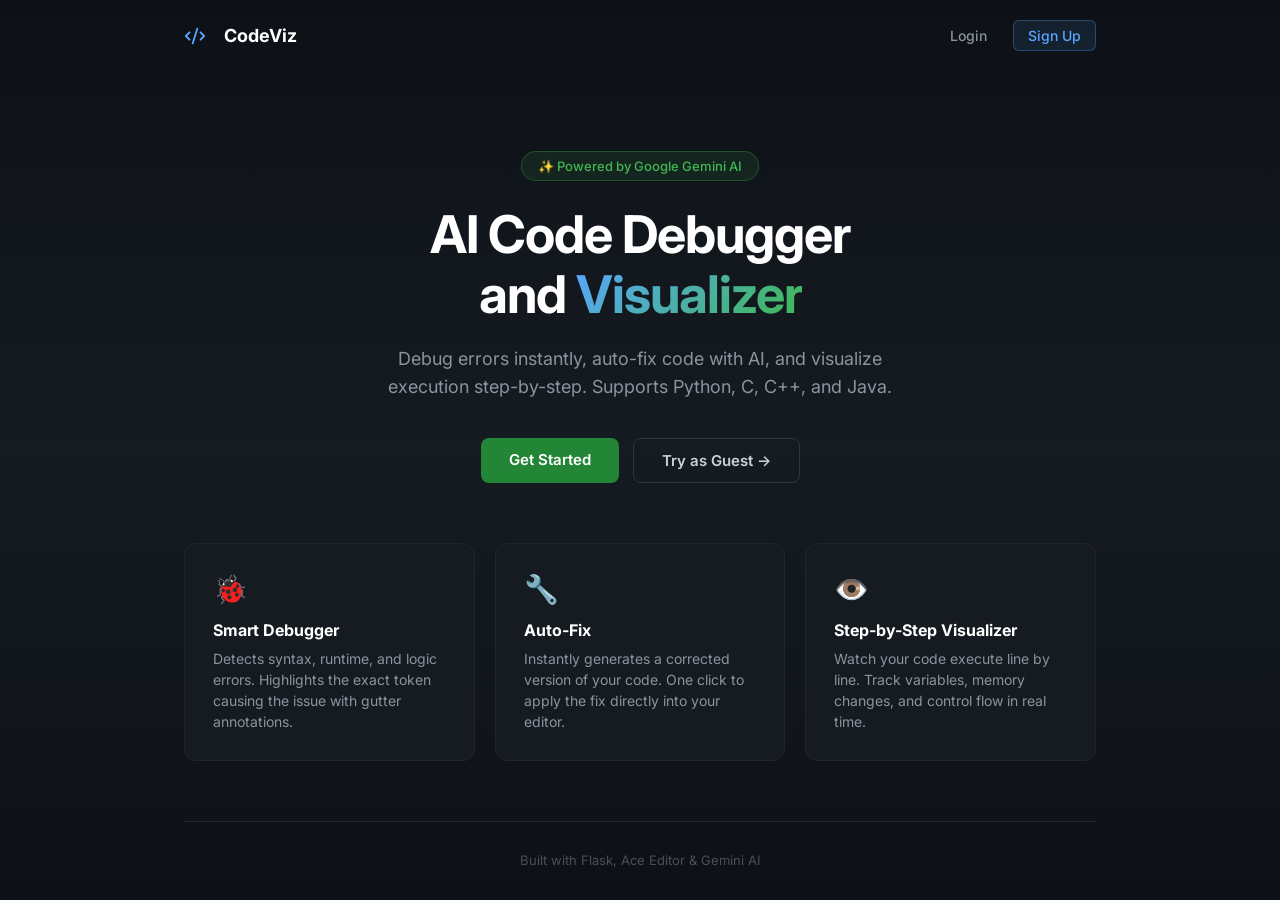
<file: static/index.html>
<!DOCTYPE html>
<html lang="en">
<head>
    <meta charset="UTF-8">
    <meta name="viewport" content="width=device-width, initial-scale=1.0">
    <title>AI Code Debugger and Visualizer</title>
    <meta name="description" content="AI-powered code debugging, auto-fix, and step-by-step visualization for Python, C, C++, and Java.">
    <link href="https://fonts.googleapis.com/css2?family=Inter:wght@300;400;500;600;700&family=JetBrains+Mono:wght@400;500;600&display=swap" rel="stylesheet">
    <link rel="stylesheet" href="style.css">
</head>
<body class="landing-body">

    <div class="landing-container">
        <!-- Navbar -->
        <nav class="landing-nav">
            <div class="nav-brand">
                <svg width="22" height="22" viewBox="0 0 24 24" fill="none" stroke="currentColor" stroke-width="2" stroke-linecap="round" stroke-linejoin="round" style="color: #58a6ff"><path d="m18 16 4-4-4-4"/><path d="m6 8-4 4 4 4"/><path d="m14.5 4-5 16"/></svg>
                <span>CodeViz</span>
            </div>
            <div class="landing-nav-links">
                <a href="/auth" class="nav-link">Login</a>
                <a href="/auth#signup" class="nav-link primary-link">Sign Up</a>
            </div>
        </nav>

        <!-- Hero Section -->
        <section class="hero">
            <div class="hero-badge">✨ Powered by Google Gemini AI</div>
            <h1 class="hero-title">AI Code Debugger<br>and <span class="gradient-text">Visualizer</span></h1>
            <p class="hero-subtitle">Debug errors instantly, auto-fix code with AI, and visualize execution step-by-step. Supports Python, C, C++, and Java.</p>
            
            <div class="hero-actions">
                <a href="/auth" class="hero-btn hero-btn-primary" id="landing-login-btn">Get Started</a>
                <button class="hero-btn hero-btn-secondary" id="landing-guest-btn">Try as Guest →</button>
            </div>
        </section>

        <!-- Feature Cards -->
        <section class="features-grid">
            <div class="feature-card">
                <div class="feature-icon">🐞</div>
                <h3>Smart Debugger</h3>
                <p>Detects syntax, runtime, and logic errors. Highlights the exact token causing the issue with gutter annotations.</p>
            </div>
            <div class="feature-card">
                <div class="feature-icon">🔧</div>
                <h3>Auto-Fix</h3>
                <p>Instantly generates a corrected version of your code. One click to apply the fix directly into your editor.</p>
            </div>
            <div class="feature-card">
                <div class="feature-icon">👁️</div>
                <h3>Step-by-Step Visualizer</h3>
                <p>Watch your code execute line by line. Track variables, memory changes, and control flow in real time.</p>
            </div>
        </section>

        <!-- Footer -->
        <footer class="landing-footer">
            <p>Built with Flask, Ace Editor & Gemini AI</p>
        </footer>
    </div>

    <script>
        document.getElementById('landing-guest-btn').addEventListener('click', async () => {
            try {
                const res = await fetch('/api/guest', { method: 'POST', headers: {'Content-Type': 'application/json'} });
                if (res.ok) window.location.href = '/app';
            } catch(e) { alert('Server error. Is the Flask backend running?'); }
        });
    </script>
</body>
</html>
</file>
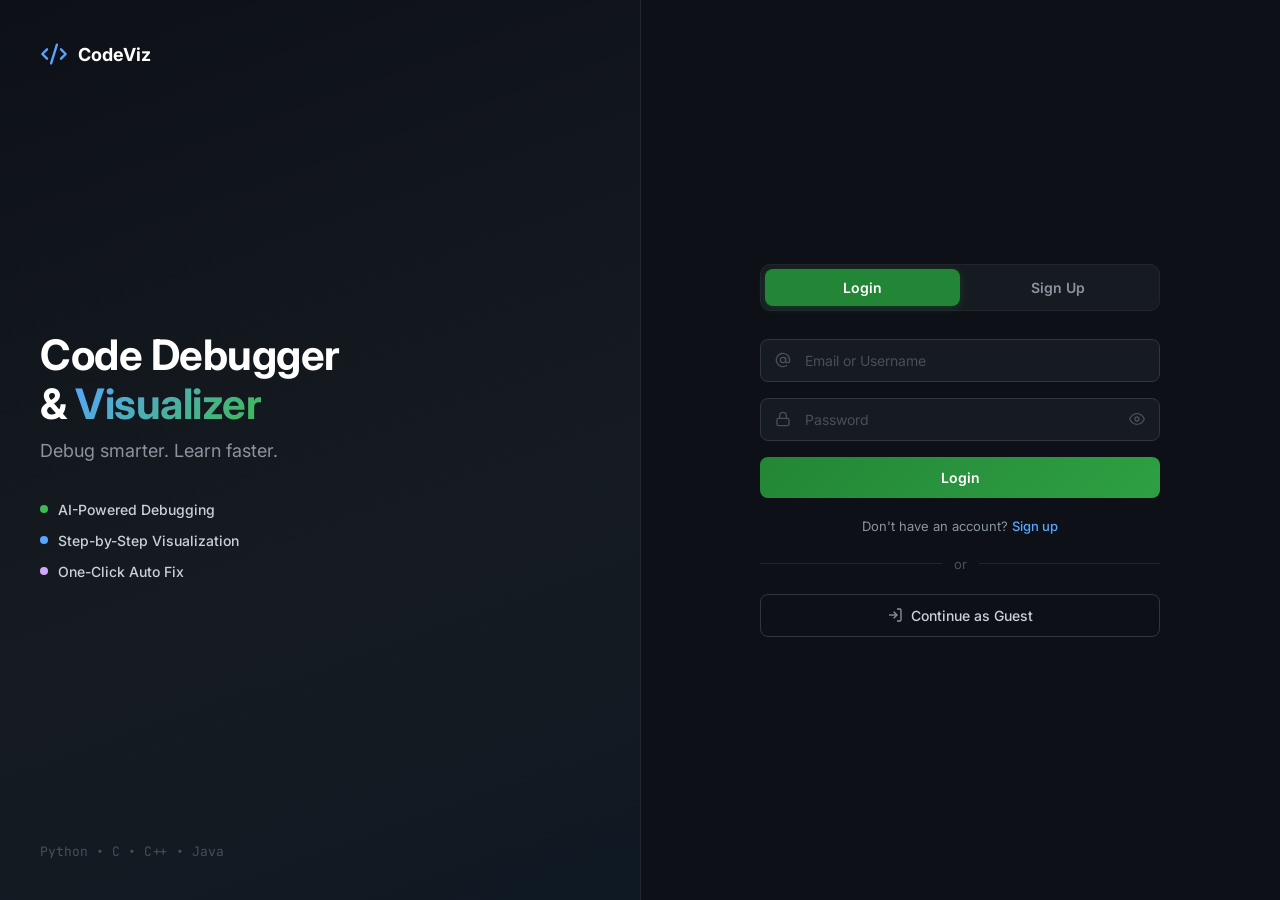
<file: static/auth.html>
<!DOCTYPE html>
<html lang="en">
<head>
    <meta charset="UTF-8">
    <meta name="viewport" content="width=device-width, initial-scale=1.0">
    <title>Login / Sign Up — Code Debugger & Visualizer</title>
    <link href="https://fonts.googleapis.com/css2?family=Inter:wght@300;400;500;600;700&family=JetBrains+Mono:wght@400;500;600&display=swap" rel="stylesheet">
    <link rel="stylesheet" href="style.css">
</head>
<body class="landing-body">

    <div class="auth-page">
        <!-- Left Panel: Branding -->
        <div class="auth-branding">
            <a href="/" class="auth-logo">
                <svg width="28" height="28" viewBox="0 0 24 24" fill="none" stroke="currentColor" stroke-width="2" stroke-linecap="round" stroke-linejoin="round"><path d="m18 16 4-4-4-4"/><path d="m6 8-4 4 4 4"/><path d="m14.5 4-5 16"/></svg>
                <span>CodeViz</span>
            </a>
            <div class="branding-content">
                <h1 class="branding-title">Code Debugger<br>& <span class="gradient-text">Visualizer</span></h1>
                <p class="branding-tagline">Debug smarter. Learn faster.</p>
                <div class="branding-features">
                    <div class="brand-feature"><span class="brand-dot" style="background:#3fb950"></span>AI-Powered Debugging</div>
                    <div class="brand-feature"><span class="brand-dot" style="background:#58a6ff"></span>Step-by-Step Visualization</div>
                    <div class="brand-feature"><span class="brand-dot" style="background:#d2a8ff"></span>One-Click Auto Fix</div>
                </div>
            </div>
            <p class="branding-footer">Python • C • C++ • Java</p>
        </div>

        <!-- Right Panel: Form -->
        <div class="auth-form-panel">
            <div class="auth-form-card" id="auth-card">
                
                <!-- Tab Toggle -->
                <div class="auth-tabs">
                    <button class="auth-tab active" data-tab="login">Login</button>
                    <button class="auth-tab" data-tab="signup">Sign Up</button>
                </div>

                <!-- Login Form -->
                <form id="login-form" class="auth-form" autocomplete="off">
                    <div class="input-group">
                        <div class="input-icon">
                            <svg width="16" height="16" viewBox="0 0 24 24" fill="none" stroke="currentColor" stroke-width="2"><circle cx="12" cy="12" r="4"/><path d="M16 8v5a3 3 0 0 0 6 0v-1a10 10 0 1 0-4 8"/></svg>
                        </div>
                        <input type="text" id="login-identifier" placeholder="Email or Username" required>
                    </div>
                    <div class="input-group">
                        <div class="input-icon">
                            <svg width="16" height="16" viewBox="0 0 24 24" fill="none" stroke="currentColor" stroke-width="2"><rect width="18" height="11" x="3" y="11" rx="2" ry="2"/><path d="M7 11V7a5 5 0 0 1 10 0v4"/></svg>
                        </div>
                        <input type="password" id="login-password" placeholder="Password" required>
                        <button type="button" class="toggle-password" data-target="login-password" title="Show password">
                            <svg class="eye-open" width="16" height="16" viewBox="0 0 24 24" fill="none" stroke="currentColor" stroke-width="2"><path d="M1 12s4-8 11-8 11 8 11 8-4 8-11 8-11-8-11-8z"/><circle cx="12" cy="12" r="3"/></svg>
                            <svg class="eye-closed hidden" width="16" height="16" viewBox="0 0 24 24" fill="none" stroke="currentColor" stroke-width="2"><path d="M17.94 17.94A10.07 10.07 0 0 1 12 20c-7 0-11-8-11-8a18.45 18.45 0 0 1 5.06-5.94M9.9 4.24A9.12 9.12 0 0 1 12 4c7 0 11 8 11 8a18.5 18.5 0 0 1-2.16 3.19m-6.72-1.07a3 3 0 1 1-4.24-4.24"/><line x1="1" y1="1" x2="23" y2="23"/></svg>
                        </button>
                    </div>
                    <div id="login-error" class="inline-error hidden"></div>
                    <button type="submit" class="auth-submit-btn" id="login-submit">
                        <span class="btn-label">Login</span>
                        <span class="btn-spinner hidden"></span>
                    </button>
                    <p class="auth-switch">Don't have an account? <a href="#" data-switch="signup">Sign up</a></p>
                </form>

                <!-- Signup Form -->
                <form id="signup-form" class="auth-form hidden" autocomplete="off">
                    <div class="input-group">
                        <div class="input-icon">
                            <svg width="16" height="16" viewBox="0 0 24 24" fill="none" stroke="currentColor" stroke-width="2"><rect width="20" height="16" x="2" y="4" rx="2"/><path d="m22 7-8.97 5.7a1.94 1.94 0 0 1-2.06 0L2 7"/></svg>
                        </div>
                        <input type="email" id="signup-email" placeholder="Email" required>
                    </div>
                    <div class="input-group">
                        <div class="input-icon">
                            <svg width="16" height="16" viewBox="0 0 24 24" fill="none" stroke="currentColor" stroke-width="2"><path d="M19 21v-2a4 4 0 0 0-4-4H9a4 4 0 0 0-4 4v2"/><circle cx="12" cy="7" r="4"/></svg>
                        </div>
                        <input type="text" id="signup-username" placeholder="Username" required>
                    </div>
                    <div class="input-group">
                        <div class="input-icon">
                            <svg width="16" height="16" viewBox="0 0 24 24" fill="none" stroke="currentColor" stroke-width="2"><rect width="18" height="11" x="3" y="11" rx="2" ry="2"/><path d="M7 11V7a5 5 0 0 1 10 0v4"/></svg>
                        </div>
                        <input type="password" id="signup-password" placeholder="Password (min. 6 characters)" required>
                        <button type="button" class="toggle-password" data-target="signup-password" title="Show password">
                            <svg class="eye-open" width="16" height="16" viewBox="0 0 24 24" fill="none" stroke="currentColor" stroke-width="2"><path d="M1 12s4-8 11-8 11 8 11 8-4 8-11 8-11-8-11-8z"/><circle cx="12" cy="12" r="3"/></svg>
                            <svg class="eye-closed hidden" width="16" height="16" viewBox="0 0 24 24" fill="none" stroke="currentColor" stroke-width="2"><path d="M17.94 17.94A10.07 10.07 0 0 1 12 20c-7 0-11-8-11-8a18.45 18.45 0 0 1 5.06-5.94M9.9 4.24A9.12 9.12 0 0 1 12 4c7 0 11 8 11 8a18.5 18.5 0 0 1-2.16 3.19m-6.72-1.07a3 3 0 1 1-4.24-4.24"/><line x1="1" y1="1" x2="23" y2="23"/></svg>
                        </button>
                    </div>
                    <div id="signup-error" class="inline-error hidden"></div>
                    <button type="submit" class="auth-submit-btn" id="signup-submit">
                        <span class="btn-label">Create Account</span>
                        <span class="btn-spinner hidden"></span>
                    </button>
                    <p class="auth-switch">Already have an account? <a href="#" data-switch="login">Login</a></p>
                </form>

                <div class="auth-divider"><span>or</span></div>
                <button class="guest-btn" id="auth-guest-btn">
                    <svg width="16" height="16" viewBox="0 0 24 24" fill="none" stroke="currentColor" stroke-width="2"><path d="M15 3h4a2 2 0 0 1 2 2v14a2 2 0 0 1-2 2h-4"/><polyline points="10 17 15 12 10 7"/><line x1="15" y1="12" x2="3" y2="12"/></svg>
                    Continue as Guest
                </button>
            </div>
        </div>
    </div>

    <script src="auth.js"></script>
</body>
</html>
</file>
<file: static/style.css>
/* CSS Custom Properties & Base Setup */
:root {
    --bg-dark: #1e1e1e;
    --bg-darker: #151515;
    --bg-navbar: #252526;
    --border-color: #3e3e42;
    --text-primary: #cccccc;
    --text-heading: #ffffff;
    --accent-blue: #0e639c;
    --accent-blue-hover: #1177bb;
    --accent-green: #3fb950;
    --accent-red: #f85149;
    --highlight-bg: rgba(63, 185, 80, 0.15); /* Monaco active line highlight color */
    --font-ui: 'Inter', -apple-system, sans-serif;
    --font-mono: 'JetBrains Mono', 'Consolas', monospace;
}
* { box-sizing: border-box; margin: 0; padding: 0; }
body, html { height: 100%; font-family: var(--font-ui); background-color: var(--bg-dark); color: var(--text-primary); overflow: hidden; }
.app-container { display: flex; flex-direction: column; height: 100vh; width: 100vw; }

/* NAVBAR */
.top-navbar { height: 68px; background-color: var(--bg-navbar); border-bottom: 1px solid var(--border-color); display: flex; align-items: center; justify-content: space-between; padding: 0 32px; z-index: 10; box-shadow: 0 2px 5px rgba(0,0,0,0.2); }
.nav-brand { display: flex; align-items: center; gap: 10px; }
.nav-brand h2 { color: var(--text-heading); font-size: 18px; font-weight: 600; letter-spacing: 0.5px; }
.nav-controls { display: flex; align-items: center; gap: 16px; }
.nav-select, .secondary-bar input { background-color: #333333; color: var(--text-primary); border: 1px solid transparent; padding: 12px 18px; border-radius: 6px; font-family: var(--font-ui); font-size: 15px; outline: none; transition: border 0.2s, background-color 0.2s; cursor: pointer; }
.nav-select:focus, .secondary-bar input:focus { border: 1px solid var(--accent-blue); background-color: #3c3c3c; }

/* SECONDARY UTILITY BAR */
.secondary-bar { background-color: #1e1e1e; padding: 10px 24px; gap: 16px; border-bottom: 1px solid var(--border-color); }
.secondary-bar input { flex: 1; }

.primary-btn { background-color: var(--accent-blue); color: white; border: none; padding: 12px 28px; border-radius: 6px; font-size: 15px; font-weight: 600; cursor: pointer; transition: background-color 0.2s; display: flex; align-items: center; gap: 8px; }
.primary-btn:hover { background-color: var(--accent-blue-hover); }
.primary-btn:disabled { opacity: 0.7; cursor: not-allowed; }
.loader { width: 16px; height: 16px; border: 2px solid rgba(255,255,255,0.3); border-radius: 50%; border-top-color: white; animation: spin 1s infinite linear; }
.hidden { display: none !important; }
@keyframes spin { to { transform: rotate(360deg); } }

/* SPLIT PANE GRID */
.split-view { display: flex; flex-direction: row; flex: 1; overflow: hidden; gap: 24px; padding: 24px; box-sizing: border-box; background-color: var(--bg-dark); }
.editor-pane, .output-pane { display: flex; flex-direction: column; height: 100%; border-radius: 8px; }
.editor-pane { flex: 0 0 55%; max-width: calc(55% - 12px); border-right: none; }
#editor-container { flex: 1; width: 100%; border-radius: 8px; overflow: hidden; border: 1px solid var(--border-color); box-shadow: 0 4px 12px rgba(0,0,0,0.15); }
.output-pane { flex: 1; max-width: calc(45% - 12px); background-color: var(--bg-darker); overflow-y: auto; position: relative; padding: 32px; border: 1px solid var(--border-color); box-shadow: 0 4px 12px rgba(0,0,0,0.15); }
.center-content { height: 100%; display: flex; align-items: center; justify-content: center; }

@media (max-width: 768px) {
    .split-view { flex-direction: column; gap: 0; overflow-y: auto; }
    .editor-pane { flex: none; max-width: 100%; height: 50vh; border-right: none; border-bottom: 1px solid var(--border-color); }
    .output-pane { flex: none; max-width: 100%; height: auto; min-height: 50vh; overflow-y: visible; }
}

/* MODE TOGGLE */
.mode-toggle { display: flex; background: #1a1a1a; border-radius: 8px; padding: 6px; border: 1px solid var(--border-color); }
.mode-btn { background: transparent; border: none; padding: 10px 20px; font-size: 15px; color: #888; font-family: var(--font-ui); cursor: pointer; border-radius: 6px; transition: 0.2s; font-weight: 500;}
.mode-btn:hover { color: #ccc; }
.mode-btn.active { background: #333; color: #fff; box-shadow: 0 1px 3px rgba(0,0,0,0.3); }

/* PLAYER & TIMELINE UI */
.player-controls { background: var(--bg-navbar); border: 1px solid var(--border-color); border-radius: 6px; padding: 12px; margin-bottom: 20px; box-shadow: 0 4px 6px rgba(0,0,0,0.1); }
.progress-bar-container { height: 4px; background: #333; border-radius: 2px; margin-bottom: 12px; overflow: hidden; }
.progress-fill { height: 100%; background: var(--accent-green); width: 0%; transition: width 0.3s ease; }
.btn-group { display: flex; align-items: center; justify-content: center; gap: 8px; }
.btn-group button { background: transparent; border: 1px solid var(--border-color); color: var(--text-primary); cursor: pointer; border-radius: 4px; padding: 8px 16px; transition: 0.2s; font-size: 16px;}
.btn-group button:hover { background: #333; border-color: #555; }
.btn-group button:disabled { opacity: 0.3; cursor: not-allowed; }
.step-badge { font-family: var(--font-mono); font-size: 13px; color: #aaa; background: #1a1a1a; padding: 4px 10px; border-radius: 12px; border: 1px solid #333; min-width: 60px; text-align: center; }

.step-card { background: var(--bg-navbar); border: 1px solid var(--border-color); border-radius: 6px; padding: 16px; margin-bottom: 20px; }
.step-header { display: flex; align-items: center; gap: 12px; margin-bottom: 8px; }
.action-badge { background: rgba(14, 99, 156, 0.2); color: #58a6ff; border: 1px solid rgba(88, 166, 255, 0.3); padding: 2px 8px; border-radius: 4px; font-size: 11px; font-weight: 600; text-transform: uppercase; }
#step-title { font-size: 16px; color: var(--text-heading); font-weight: 600; }
.step-desc { font-size: 14px; color: #a1a1aa; line-height: 1.5; }

/* DATA TABLES */
.memory-card { background: var(--bg-navbar); border: 1px solid var(--border-color); border-radius: 6px; padding: 16px; margin-bottom: 20px;}
.card-title { font-size: 12px; text-transform: uppercase; letter-spacing: 0.5px; color: #888; margin-bottom: 12px; font-weight: 600; }

.data-table { width: 100%; border-collapse: collapse; font-size: 13px; }
.data-table th, .data-table td { padding: 8px 12px; text-align: left; border-bottom: 1px solid var(--border-color); }
.data-table th { color: #888; font-weight: 500; border-bottom: 1px solid #444; }
.data-table td { font-family: var(--font-mono); color: #ccc; }
.data-table tr:last-child td { border-bottom: none; }
.val-change { animation: flash 1s ease-out; }
@keyframes flash { 0% { background: rgba(63, 185, 80, 0.2); } 100% { background: transparent; } }

/* ERROR HIGHLIGHTING */
.alert-box { border: 1px solid var(--accent-red); background: rgba(248, 81, 73, 0.1); border-radius: 6px; padding: 16px; margin-bottom: 20px; }
.alert-box h4 { color: var(--accent-red); margin-bottom: 8px; }
.alert-box p { font-size: 13px; color: #fff; margin-bottom: 12px; }
.fixed-code-container { background: #161b22; border: 1px solid #30363d; border-radius: 4px; padding: 12px; overflow-x: auto;}
.fixed-code-container h5 { color: #8b949e; margin-bottom: 6px; font-size: 12px; }
.fixed-code-container pre { font-family: var(--font-mono); font-size: 12px; color: #c9d1d9; border: none; background: transparent; padding: 0; margin: 0; }
.text-accent { color: var(--accent-green); }

/* ACE EDITOR LINE INJECTION */
.ace_active-line { background-color: var(--highlight-bg) !important; position: absolute; width: 100% !important; left: 0 !important; z-index: 10; border-left: 3px solid var(--accent-green) !important; }
.ace_error-token { position: absolute; border-bottom: 2px dashed var(--accent-red) !important; background: rgba(248, 81, 73, 0.2); z-index: 20; border-radius: 2px; }

/* ═══════════════════════════════════════════════
   LANDING PAGE
   ═══════════════════════════════════════════════ */
.landing-body { overflow: auto !important; background: linear-gradient(180deg, #0d1117 0%, #161b22 50%, #0d1117 100%); min-height: 100vh; }
.landing-container { max-width: 960px; margin: 0 auto; padding: 0 24px; }

.landing-nav { display: flex; align-items: center; justify-content: space-between; padding: 20px 0; }
.landing-nav .nav-brand span { color: #fff; font-size: 18px; font-weight: 700; margin-left: 8px; }
.landing-nav-links { display: flex; gap: 12px; align-items: center; }
.nav-link { color: #8b949e; text-decoration: none; font-size: 14px; font-weight: 500; padding: 6px 14px; border-radius: 6px; transition: 0.2s; }
.nav-link:hover { color: #fff; }
.primary-link { background: rgba(88, 166, 255, 0.1); color: #58a6ff !important; border: 1px solid rgba(88, 166, 255, 0.3); }
.primary-link:hover { background: rgba(88, 166, 255, 0.2); }

.hero { text-align: center; padding: 80px 0 60px; }
.hero-badge { display: inline-block; background: rgba(63, 185, 80, 0.1); border: 1px solid rgba(63, 185, 80, 0.3); color: #3fb950; font-size: 13px; font-weight: 500; padding: 6px 16px; border-radius: 20px; margin-bottom: 24px; }
.hero-title { font-size: 52px; font-weight: 700; color: #fff; line-height: 1.15; margin-bottom: 20px; letter-spacing: -1px; }
.gradient-text { background: linear-gradient(135deg, #58a6ff, #3fb950); -webkit-background-clip: text; -webkit-text-fill-color: transparent; background-clip: text; }
.hero-subtitle { font-size: 18px; color: #8b949e; max-width: 540px; margin: 0 auto 36px; line-height: 1.6; }
.hero-actions { display: flex; gap: 14px; justify-content: center; }
.hero-btn { padding: 12px 28px; border-radius: 8px; font-size: 15px; font-weight: 600; cursor: pointer; transition: 0.2s; text-decoration: none; border: none; font-family: var(--font-ui); }
.hero-btn-primary { background: #238636; color: #fff; }
.hero-btn-primary:hover { background: #2ea043; }
.hero-btn-secondary { background: transparent; color: #c9d1d9; border: 1px solid #30363d; }
.hero-btn-secondary:hover { background: #21262d; border-color: #8b949e; }

.features-grid { display: grid; grid-template-columns: repeat(3, 1fr); gap: 20px; padding-bottom: 60px; }
.feature-card { background: #161b22; border: 1px solid #21262d; border-radius: 12px; padding: 28px; transition: 0.3s; }
.feature-card:hover { border-color: #30363d; transform: translateY(-2px); box-shadow: 0 8px 24px rgba(0,0,0,0.3); }
.feature-icon { font-size: 28px; margin-bottom: 14px; }
.feature-card h3 { color: #fff; font-size: 16px; margin-bottom: 8px; }
.feature-card p { color: #8b949e; font-size: 14px; line-height: 1.5; }

.landing-footer { text-align: center; padding: 30px 0; border-top: 1px solid #21262d; color: #484f58; font-size: 13px; }

/* ═══════════════════════════════════════════════
   AUTH PAGE — SPLIT PANEL DESIGN
   ═══════════════════════════════════════════════ */
.auth-page { display: flex; min-height: 100vh; }

/* Left Branding Panel */
.auth-branding { flex: 1; display: flex; flex-direction: column; justify-content: space-between; padding: 40px; background: linear-gradient(160deg, #0d1117 0%, #161b22 60%, #0f1923 100%); border-right: 1px solid #21262d; }
.auth-logo { display: flex; align-items: center; gap: 10px; text-decoration: none; color: #fff; font-size: 18px; font-weight: 700; }
.auth-logo svg { color: #58a6ff; }
.branding-content { flex: 1; display: flex; flex-direction: column; justify-content: center; }
.branding-title { font-size: 42px; font-weight: 700; color: #fff; line-height: 1.15; margin-bottom: 12px; letter-spacing: -0.5px; }
.branding-tagline { font-size: 18px; color: #8b949e; margin-bottom: 40px; font-weight: 400; }
.branding-features { display: flex; flex-direction: column; gap: 14px; }
.brand-feature { display: flex; align-items: center; gap: 10px; color: #c9d1d9; font-size: 14px; font-weight: 500; }
.brand-dot { width: 8px; height: 8px; border-radius: 50%; flex-shrink: 0; }
.branding-footer { color: #484f58; font-size: 13px; font-family: var(--font-mono); }

/* Right Form Panel */
.auth-form-panel { flex: 1; display: flex; align-items: center; justify-content: center; padding: 40px; background: #0d1117; }
.auth-form-card { width: 100%; max-width: 400px; }

/* Tabs */
.auth-tabs { display: flex; background: #161b22; border-radius: 10px; padding: 4px; margin-bottom: 28px; border: 1px solid #21262d; }
.auth-tab { flex: 1; padding: 10px; background: transparent; border: none; color: #8b949e; font-size: 14px; font-weight: 600; cursor: pointer; border-radius: 8px; transition: all 0.25s ease; font-family: var(--font-ui); }
.auth-tab:hover { color: #c9d1d9; }
.auth-tab.active { background: #238636; color: #fff; box-shadow: 0 2px 8px rgba(35, 134, 54, 0.3); }

/* Form & Inputs */
.auth-form { display: flex; flex-direction: column; gap: 16px; animation: fadeSlideIn 0.35s ease; }
@keyframes fadeSlideIn { from { opacity: 0; transform: translateY(8px); } to { opacity: 1; transform: translateY(0); } }

.input-group { position: relative; display: flex; align-items: center; background: #161b22; border: 1px solid #30363d; border-radius: 8px; transition: all 0.25s ease; }
.input-group:focus-within { border-color: #58a6ff; box-shadow: 0 0 0 3px rgba(88, 166, 255, 0.12); background: #1c2129; }
.input-group.error { border-color: #f85149; box-shadow: 0 0 0 3px rgba(248, 81, 73, 0.1); }

.input-icon { display: flex; align-items: center; justify-content: center; padding: 0 0 0 14px; color: #484f58; flex-shrink: 0; pointer-events: none; }
.input-group:focus-within .input-icon { color: #58a6ff; }

.input-group input { flex: 1; background: transparent; border: none; color: #c9d1d9; padding: 12px 14px; font-size: 14px; font-family: var(--font-ui); outline: none; }
.input-group input::placeholder { color: #484f58; }

/* Password Toggle */
.toggle-password { background: none; border: none; color: #484f58; cursor: pointer; padding: 0 14px; display: flex; align-items: center; transition: 0.2s; }
.toggle-password:hover { color: #8b949e; }

/* Inline Error */
.inline-error { background: rgba(248, 81, 73, 0.08); border: 1px solid rgba(248, 81, 73, 0.25); color: #f85149; padding: 10px 14px; border-radius: 8px; font-size: 13px; font-weight: 500; display: flex; align-items: center; gap: 8px; }
.inline-error::before { content: '⚠'; font-size: 14px; }
@keyframes shake { 0%, 100% { transform: translateX(0); } 20%, 60% { transform: translateX(-4px); } 40%, 80% { transform: translateX(4px); } }

/* Submit Button */
.auth-submit-btn { position: relative; background: linear-gradient(135deg, #238636 0%, #2ea043 100%); color: #fff; border: none; padding: 12px; border-radius: 8px; font-size: 14px; font-weight: 600; cursor: pointer; transition: all 0.25s ease; font-family: var(--font-ui); overflow: hidden; }
.auth-submit-btn:hover { box-shadow: 0 4px 16px rgba(35, 134, 54, 0.35); transform: translateY(-1px); }
.auth-submit-btn:active { transform: translateY(0); }
.auth-submit-btn:disabled { opacity: 0.7; cursor: not-allowed; transform: none; }
.btn-label { transition: opacity 0.2s; }
.btn-spinner { position: absolute; top: 50%; left: 50%; transform: translate(-50%, -50%); width: 18px; height: 18px; border: 2px solid rgba(255,255,255,0.3); border-radius: 50%; border-top-color: #fff; animation: spin 0.7s linear infinite; }

/* Switch link */
.auth-switch { text-align: center; font-size: 13px; color: #8b949e; margin-top: 4px; }
.auth-switch a { color: #58a6ff; text-decoration: none; font-weight: 500; transition: 0.2s; }
.auth-switch a:hover { text-decoration: underline; }

/* Divider */
.auth-divider { display: flex; align-items: center; gap: 12px; margin: 22px 0; color: #484f58; font-size: 13px; }
.auth-divider::before, .auth-divider::after { content: ''; flex: 1; height: 1px; background: #21262d; }

/* Guest Button */
.guest-btn { width: 100%; background: transparent; border: 1px solid #30363d; color: #c9d1d9; padding: 12px; border-radius: 8px; font-size: 14px; font-weight: 500; cursor: pointer; transition: all 0.25s ease; font-family: var(--font-ui); display: flex; align-items: center; justify-content: center; gap: 8px; }
.guest-btn:hover { background: #161b22; border-color: #8b949e; transform: translateY(-1px); }
.guest-btn svg { color: #8b949e; }

/* Responsive: Stack on mobile */
@media (max-width: 768px) {
    .auth-page { flex-direction: column; }
    .auth-branding { padding: 30px 24px; border-right: none; border-bottom: 1px solid #21262d; }
    .branding-title { font-size: 28px; }
    .branding-features { display: none; }
    .auth-form-panel { padding: 30px 24px; }
}

/* ═══════════════════════════════════════════════
   ADMIN DASHBOARD
   ═══════════════════════════════════════════════ */
.admin-wrapper { max-width: 960px; margin: 0 auto; padding: 0 24px; min-height: 100vh; }
.admin-content { padding: 40px 0; }
.admin-title { color: #fff; font-size: 28px; font-weight: 700; margin-bottom: 32px; }
.admin-section-title { color: #c9d1d9; font-size: 16px; font-weight: 600; margin-bottom: 16px; }

.stats-grid { display: grid; grid-template-columns: repeat(3, 1fr); gap: 16px; margin-bottom: 40px; }
.stat-card { background: #161b22; border: 1px solid #21262d; border-radius: 12px; padding: 24px; text-align: center; transition: 0.2s; }
.stat-card:hover { border-color: #30363d; }
.stat-icon { font-size: 28px; margin-bottom: 8px; }
.stat-value { font-size: 36px; font-weight: 700; color: #fff; font-family: var(--font-mono); }
.stat-label { font-size: 13px; color: #8b949e; margin-top: 4px; }

.admin-table-container { background: #161b22; border: 1px solid #21262d; border-radius: 12px; padding: 24px; }
.admin-table { width: 100%; border-collapse: collapse; }
.admin-table th, .admin-table td { padding: 10px 16px; text-align: left; border-bottom: 1px solid #21262d; font-size: 14px; }
.admin-table th { color: #8b949e; font-weight: 500; }
.admin-table td { color: #c9d1d9; }
.admin-table tr:last-child td { border-bottom: none; }

.action-pill { display: inline-block; padding: 2px 10px; border-radius: 12px; font-size: 12px; font-weight: 600; text-transform: uppercase; }
.pill-debug { background: rgba(248, 81, 73, 0.1); color: #f85149; border: 1px solid rgba(248, 81, 73, 0.3); }
.pill-visual { background: rgba(88, 166, 255, 0.1); color: #58a6ff; border: 1px solid rgba(88, 166, 255, 0.3); }

/* DEBUGGER NAVBAR USER INFO */
.user-info { display: flex; align-items: center; gap: 8px; color: #8b949e; font-size: 14px; }
.user-info strong { color: #c9d1d9; }
.logout-btn { background: none; border: 1px solid #30363d; color: #8b949e; padding: 8px 14px; border-radius: 4px; font-size: 14px; cursor: pointer; transition: 0.2s; font-family: var(--font-ui); }
.logout-btn:hover { color: #f85149; border-color: #f85149; }
</file>
